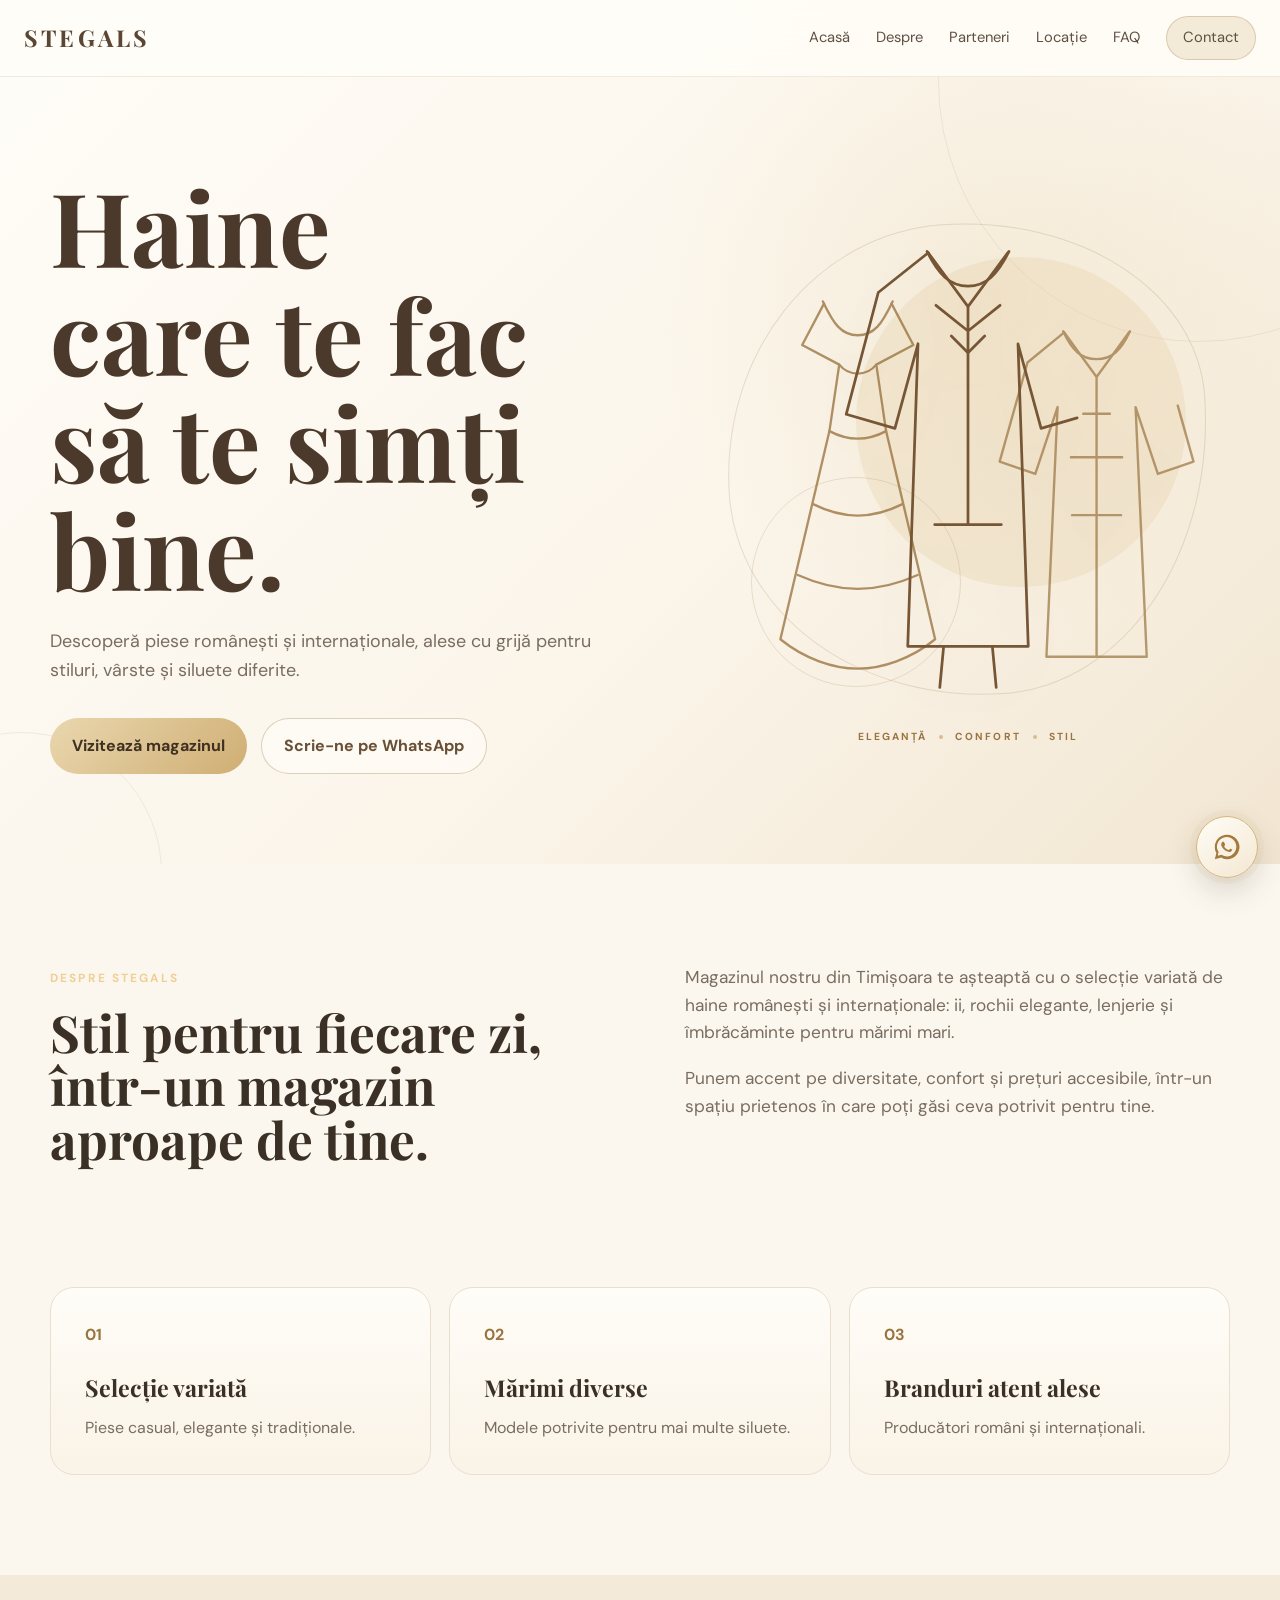
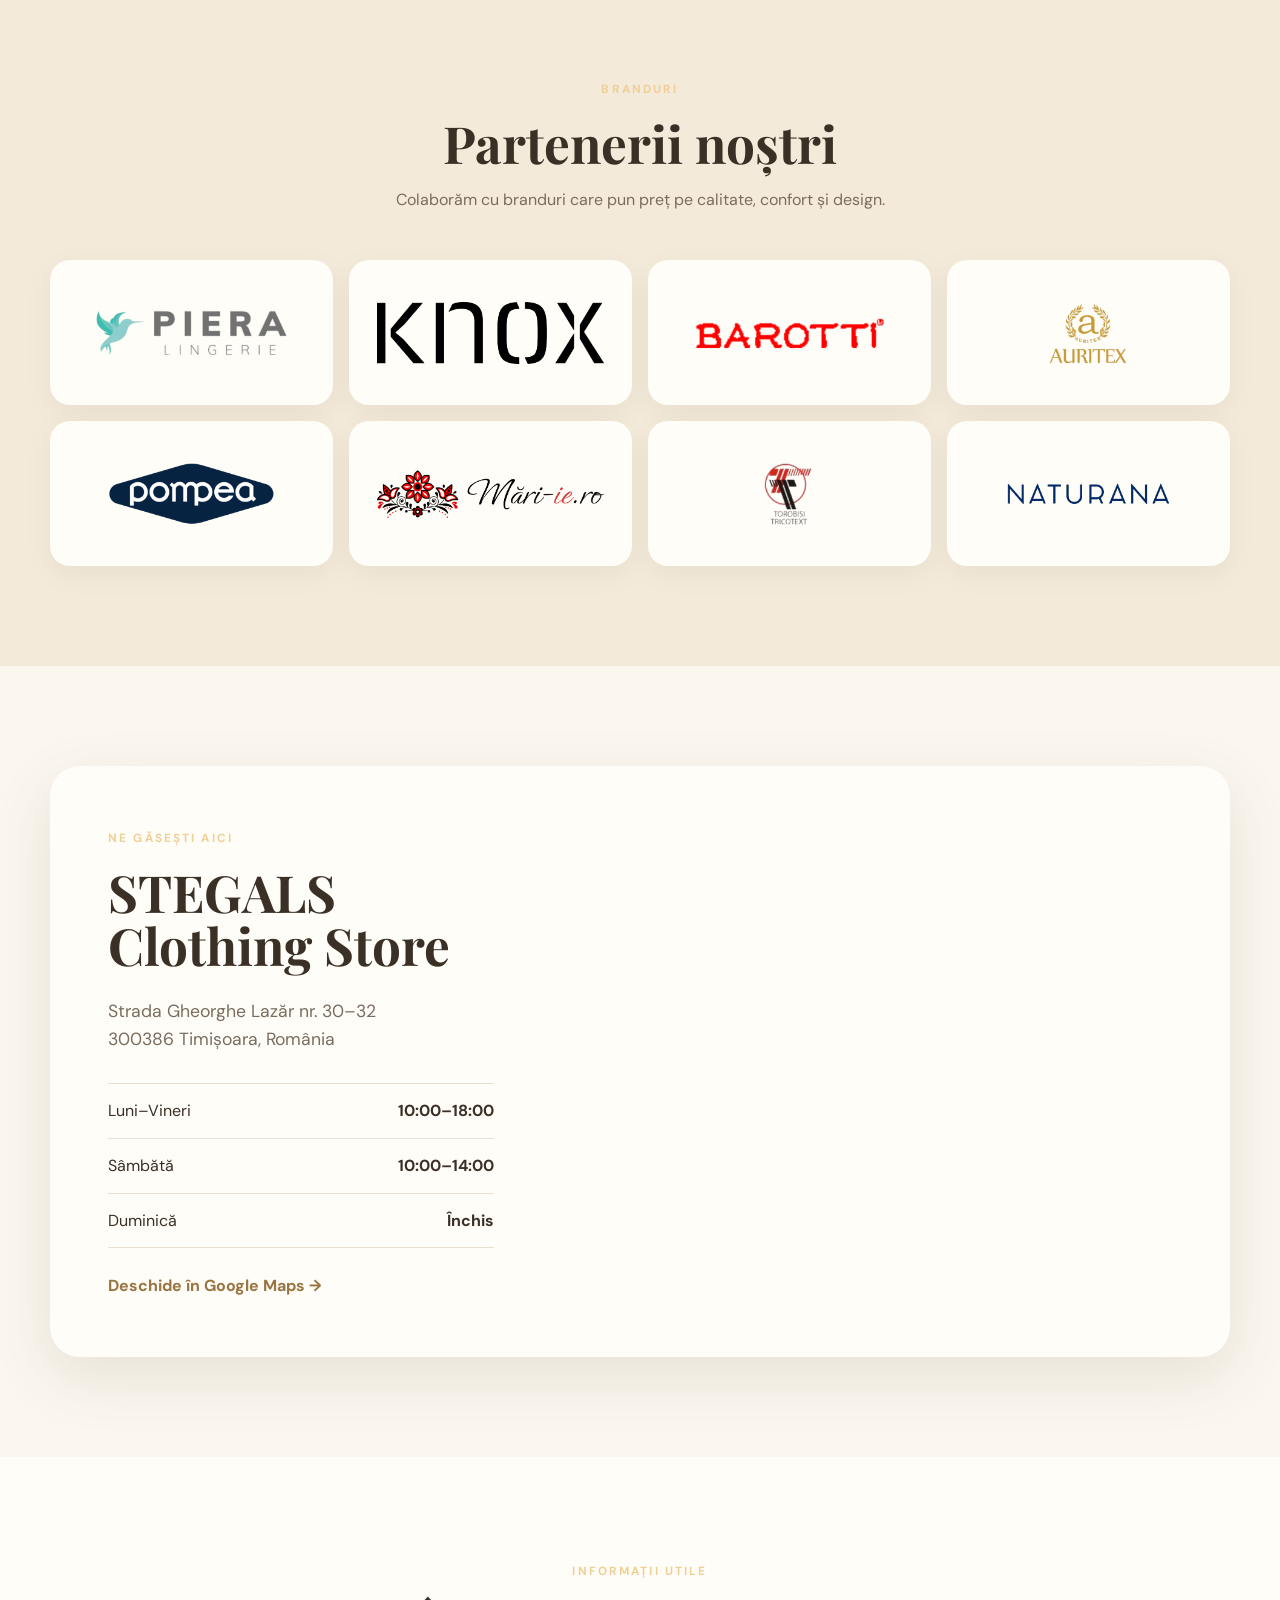
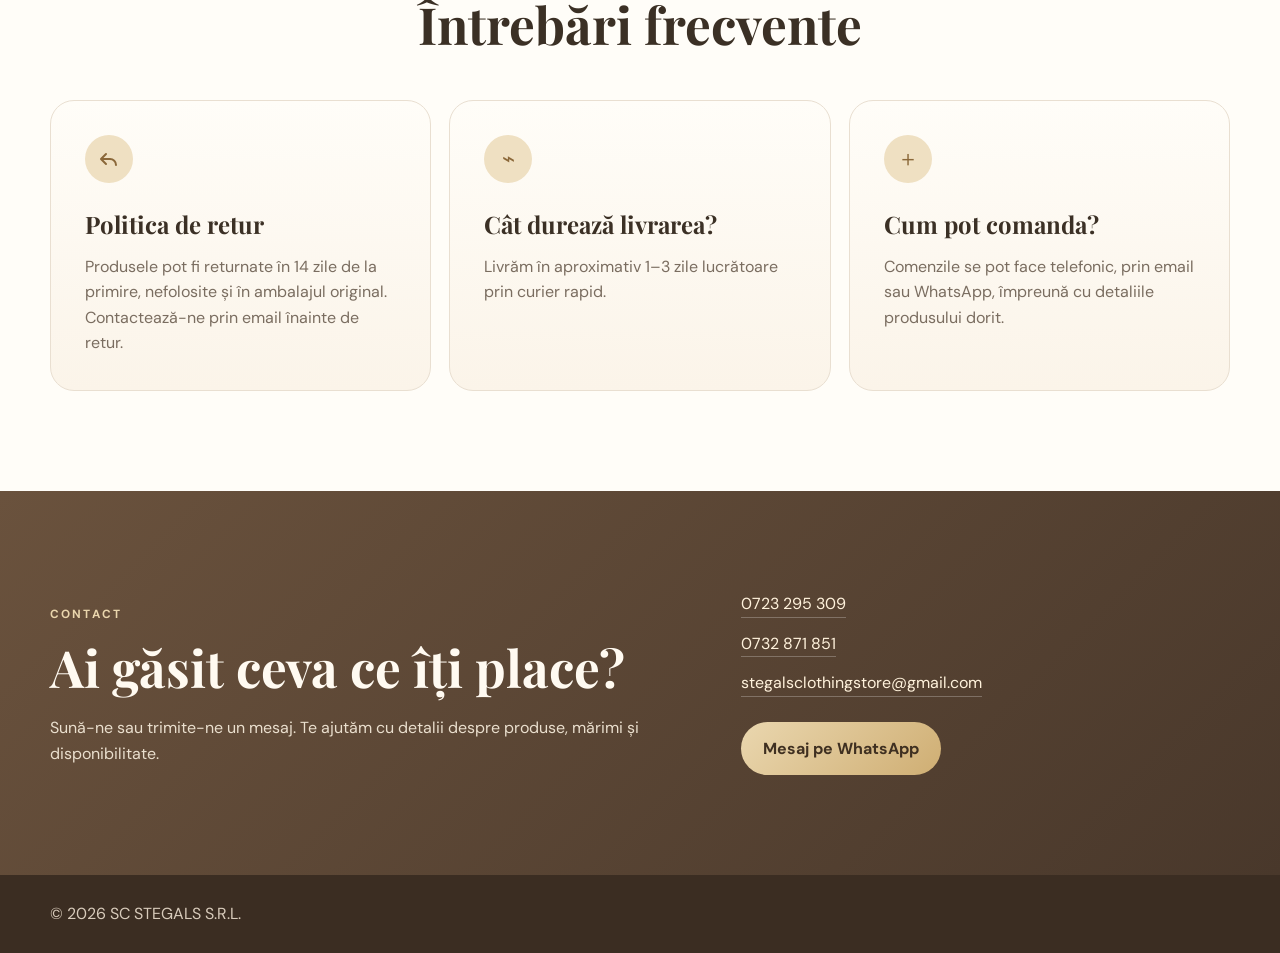
<file: index.html>
<!DOCTYPE html>
<html lang="ro">
<head>
  <meta charset="UTF-8">
  <meta name="viewport" content="width=device-width, initial-scale=1.0">
  <link rel="icon" type="image/png" href="transplogos.png">
  <meta name="description" content="STEGALS Clothing Store din Timișoara – îmbrăcăminte românească și internațională pentru toate stilurile.">
  <title>STEGALS Clothing Store</title>
  <link rel="preconnect" href="https://fonts.googleapis.com">
  <link rel="preconnect" href="https://fonts.gstatic.com" crossorigin>
  <link href="https://fonts.googleapis.com/css2?family=DM+Sans:wght@400;500;600;700&family=Playfair+Display:wght@600;700&display=swap" rel="stylesheet">
  <link rel="stylesheet" href="styles.css">
</head>
<body>
  <header class="navbar" id="top">
    <div class="nav-shell">
      <a href="#acasa" class="brand" aria-label="STEGALS acasă">STEGALS</a>
      <button class="hamburger" aria-label="Deschide meniul" aria-expanded="false">☰</button>
      <nav class="nav-links" aria-label="Navigație principală">
        <a href="#acasa">Acasă</a>
        <a href="#despre">Despre</a>
        <a href="#parteneri">Parteneri</a>
        <a href="#locatie">Locație</a>
        <a href="#faq">FAQ</a>
        <a href="#contact" class="nav-cta">Contact</a>
      </nav>
    </div>
  </header>

  <main>
    <section class="hero" id="acasa">
      <div class="hero-content reveal">
        <h1>Haine care te fac<br>să te simți bine.</h1>
        <p>Descoperă piese românești și internaționale, alese cu grijă pentru stiluri, vârste și siluete diferite.</p>
        <div class="hero-actions">
          <a href="#locatie" class="btn btn-primary">Vizitează magazinul</a>
          <a href="https://wa.me/40732871851" class="btn btn-secondary" target="_blank" rel="noopener">Scrie-ne pe WhatsApp</a>
        </div>
      </div>

      <div class="fashion-art" aria-hidden="true">
        <span class="art-halo halo-one"></span>
        <span class="art-halo halo-two"></span>

        <svg class="silhouette silhouette-dress" viewBox="0 0 240 390" role="presentation">
          <path d="M88 27c10 21 17 31 32 31s22-10 32-31"/>
          <path d="M89 29 69 67l34 18-9 61-45 191c22 18 49 27 71 27s49-9 71-27l-45-191-9-61 34-18-20-38"/>
          <path d="M103 85c9 11 25 11 34 0M94 146c17 9 35 9 52 0"/>
          <path d="M79 213c28 14 54 14 82 0M65 278c38 17 72 17 110 0"/>
        </svg>

        <svg class="silhouette silhouette-suit" viewBox="0 0 250 390" role="presentation">
          <path d="M93 30c9 18 18 27 32 27s23-9 32-27"/>
          <path d="m94 31-39 31-25 95 38 11 18-66-8 236h94l-8-236 18 66 38-11-25-95-39-31"/>
          <path d="m94 31 31 42 31-42M125 73v169M100 72l25 20 25-20"/>
          <path d="M99 243h52M112 96l13 13 13-13M106 338l-3 32M144 338l3 32"/>
        </svg>

        <svg class="silhouette silhouette-coat" viewBox="0 0 220 350" role="presentation">
          <path d="M80 29c8 17 16 25 30 25s22-8 30-25"/>
          <path d="m81 30-33 27-25 89 32 11 20-60-10 224h90l-10-224 20 60 32-11-25-89-33-27"/>
          <path d="M81 30 110 70l29-40M110 70v250M87 142h46M88 194h44"/>
          <path d="M98 103h24"/>
        </svg>

        <div class="fashion-caption">
          <span>Eleganță</span><i></i><span>Confort</span><i></i><span>Stil</span>
        </div>
      </div>
    </section>

    <section class="intro section" id="despre">
      <div class="section-shell split">
        <div>
          <span class="eyebrow dark">Despre STEGALS</span>
          <h2>Stil pentru fiecare zi, într-un magazin aproape de tine.</h2>
        </div>
        <div class="intro-copy">
          <p>Magazinul nostru din Timișoara te așteaptă cu o selecție variată de haine românești și internaționale: ii, rochii elegante, lenjerie și îmbrăcăminte pentru mărimi mari.</p>
          <p>Punem accent pe diversitate, confort și prețuri accesibile, într-un spațiu prietenos în care poți găsi ceva potrivit pentru tine.</p>
        </div>
      </div>
    </section>

    <section class="highlights section compact">
      <div class="section-shell highlight-grid">
        <article class="highlight-card"><span>01</span><h3>Selecție variată</h3><p>Piese casual, elegante și tradiționale.</p></article>
        <article class="highlight-card"><span>02</span><h3>Mărimi diverse</h3><p>Modele potrivite pentru mai multe siluete.</p></article>
        <article class="highlight-card"><span>03</span><h3>Branduri atent alese</h3><p>Producători români și internaționali.</p></article>
      </div>
    </section>

    <section class="partners section" id="parteneri">
      <div class="section-shell">
        <div class="section-heading centered">
          <span class="eyebrow dark">Branduri</span>
          <h2>Partenerii noștri</h2>
          <p>Colaborăm cu branduri care pun preț pe calitate, confort și design.</p>
        </div>
        <div class="logo-grid">
          <div class="logo-card"><img src="piera.png" alt="Piera"></div>
          <div class="logo-card"><img src="knox.png" alt="Knox"></div>
          <div class="logo-card"><img src="barotti.png" alt="Barotti"></div>
          <div class="logo-card"><img src="auritex.png" alt="Auritex"></div>
          <div class="logo-card"><img src="dettys.png" alt="Dettys"></div>
          <div class="logo-card"><img src="marie.png" alt="Marie-ie"></div>
          <div class="logo-card"><img src="torobisi.png" alt="Torobisi"></div>
          <div class="logo-card"><img src="andu.png" alt="Andu"></div>
        </div>
      </div>
    </section>

    <section class="location section" id="locatie">
      <div class="section-shell location-grid">
        <div class="location-card">
          <span class="eyebrow dark">Ne găsești aici</span>
          <h2>STEGALS Clothing Store</h2>
          <p class="address">Strada Gheorghe Lazăr nr. 30–32<br>300386 Timișoara, România</p>
          <div class="schedule">
            <div><span>Luni–Vineri</span><strong>10:00–18:00</strong></div>
            <div><span>Sâmbătă</span><strong>10:00–14:00</strong></div>
            <div><span>Duminică</span><strong>Închis</strong></div>
          </div>
          <a class="text-link" href="https://www.google.com/maps/search/?api=1&query=Stegals%2C%20Strada%20Gheorghe%20Laz%C4%83r%2030-32%2C%20300386%20Timi%C8%99oara" target="_blank" rel="noopener">Deschide în Google Maps →</a>
        </div>
        <iframe title="Locația STEGALS" src="https://www.google.com/maps?q=Stegals%2C%20Strada%20Gheorghe%20Laz%C4%83r%2030-32%2C%20300386%20Timi%C8%99oara&output=embed" loading="lazy" referrerpolicy="no-referrer-when-downgrade"></iframe>
      </div>
    </section>

    <section class="faq section" id="faq">
      <div class="section-shell">
        <div class="section-heading centered"><span class="eyebrow dark">Informații utile</span><h2>Întrebări frecvente</h2></div>
        <div class="faq-grid">
          <article class="faq-card"><div class="faq-icon" aria-hidden="true"><svg viewBox="0 0 24 24" focusable="false"><path d="M9 7 4 12l5 5"/><path d="M5 12h8a6 6 0 0 1 6 6"/></svg></div><h3>Politica de retur</h3><p>Produsele pot fi returnate în 14 zile de la primire, nefolosite și în ambalajul original. Contactează-ne prin email înainte de retur.</p></article>
          <article class="faq-card"><div class="faq-icon">⌁</div><h3>Cât durează livrarea?</h3><p>Livrăm în aproximativ 1–3 zile lucrătoare prin curier rapid.</p></article>
          <article class="faq-card"><div class="faq-icon">＋</div><h3>Cum pot comanda?</h3><p>Comenzile se pot face telefonic, prin email sau WhatsApp, împreună cu detaliile produsului dorit.</p></article>
        </div>
      </div>
    </section>

    <section class="contact section" id="contact">
      <div class="section-shell contact-panel">
        <div><span class="eyebrow">Contact</span><h2>Ai găsit ceva ce îți place?</h2><p>Sună-ne sau trimite-ne un mesaj. Te ajutăm cu detalii despre produse, mărimi și disponibilitate.</p></div>
        <div class="contact-actions">
          <a href="tel:+40723295309">0723 295 309</a>
          <a href="tel:+40732871851">0732 871 851</a>
          <a href="mailto:stegalsclothingstore@gmail.com">stegalsclothingstore@gmail.com</a>
          <a class="btn btn-primary" href="https://wa.me/40732871851" target="_blank" rel="noopener">Mesaj pe WhatsApp</a>
        </div>
      </div>
    </section>
  </main>

  <footer><div class="section-shell footer-inner"><span>© 2026 SC STEGALS S.R.L.</span></div></footer>

  <a class="whatsapp-float" href="https://wa.me/40732871851" target="_blank" rel="noopener" aria-label="Contactează-ne pe WhatsApp">
    <svg viewBox="0 0 32 32" aria-hidden="true" focusable="false">
      <path d="M16 3C8.8 3 3 8.8 3 16c0 2.3.6 4.5 1.7 6.5L3 29l6.7-1.8A13 13 0 1016 3zm0 23c-2 0-3.8-.5-5.5-1.5l-.4-.2-4 .9.9-3.9-.3-.4A10.3 10.3 0 1116 26zm5.8-7.2c-.3-.2-1.7-.8-2-.9-.3-.1-.5-.2-.7.2s-.8.9-1 1.1c-.2.2-.4.2-.7.1-.3-.2-1.3-.5-2.5-1.6-.9-.8-1.6-1.8-1.8-2.1-.2-.3 0-.5.1-.7.1-.1.3-.4.4-.5.1-.2.2-.3.3-.5.1-.2 0-.4 0-.5s-.7-1.8-1-2.4c-.3-.6-.5-.5-.7-.5h-.6c-.2 0-.5.1-.8.4-.3.3-1 1-1 2.4s1 2.7 1.1 2.9c.1.2 2 3.1 4.9 4.3.7.3 1.2.5 1.6.6.7.2 1.4.2 1.9.1.6-.1 1.7-.7 1.9-1.4.2-.7.2-1.3.2-1.4-.1-.2-.3-.3-.6-.5z"/>
    </svg>
  </a>

  <script>
    const menuButton = document.querySelector('.hamburger');
    const nav = document.querySelector('.nav-links');

    menuButton.addEventListener('click', () => {
      const open = nav.classList.toggle('active');
      menuButton.setAttribute('aria-expanded', open);
      menuButton.textContent = open ? '✕' : '☰';
    });

    document.querySelectorAll('.nav-links a').forEach(link => link.addEventListener('click', () => {
      nav.classList.remove('active');
      menuButton.setAttribute('aria-expanded', 'false');
      menuButton.textContent = '☰';
    }));

    const storedTheme = localStorage.getItem('stegals-theme');
    if (storedTheme === 'dark') document.body.classList.add('dark');
    themeButton.addEventListener('click', () => {
      document.body.classList.toggle('dark');
      localStorage.setItem('stegals-theme', document.body.classList.contains('dark') ? 'dark' : 'light');
    });
  </script>
</body>
</html>
</file>
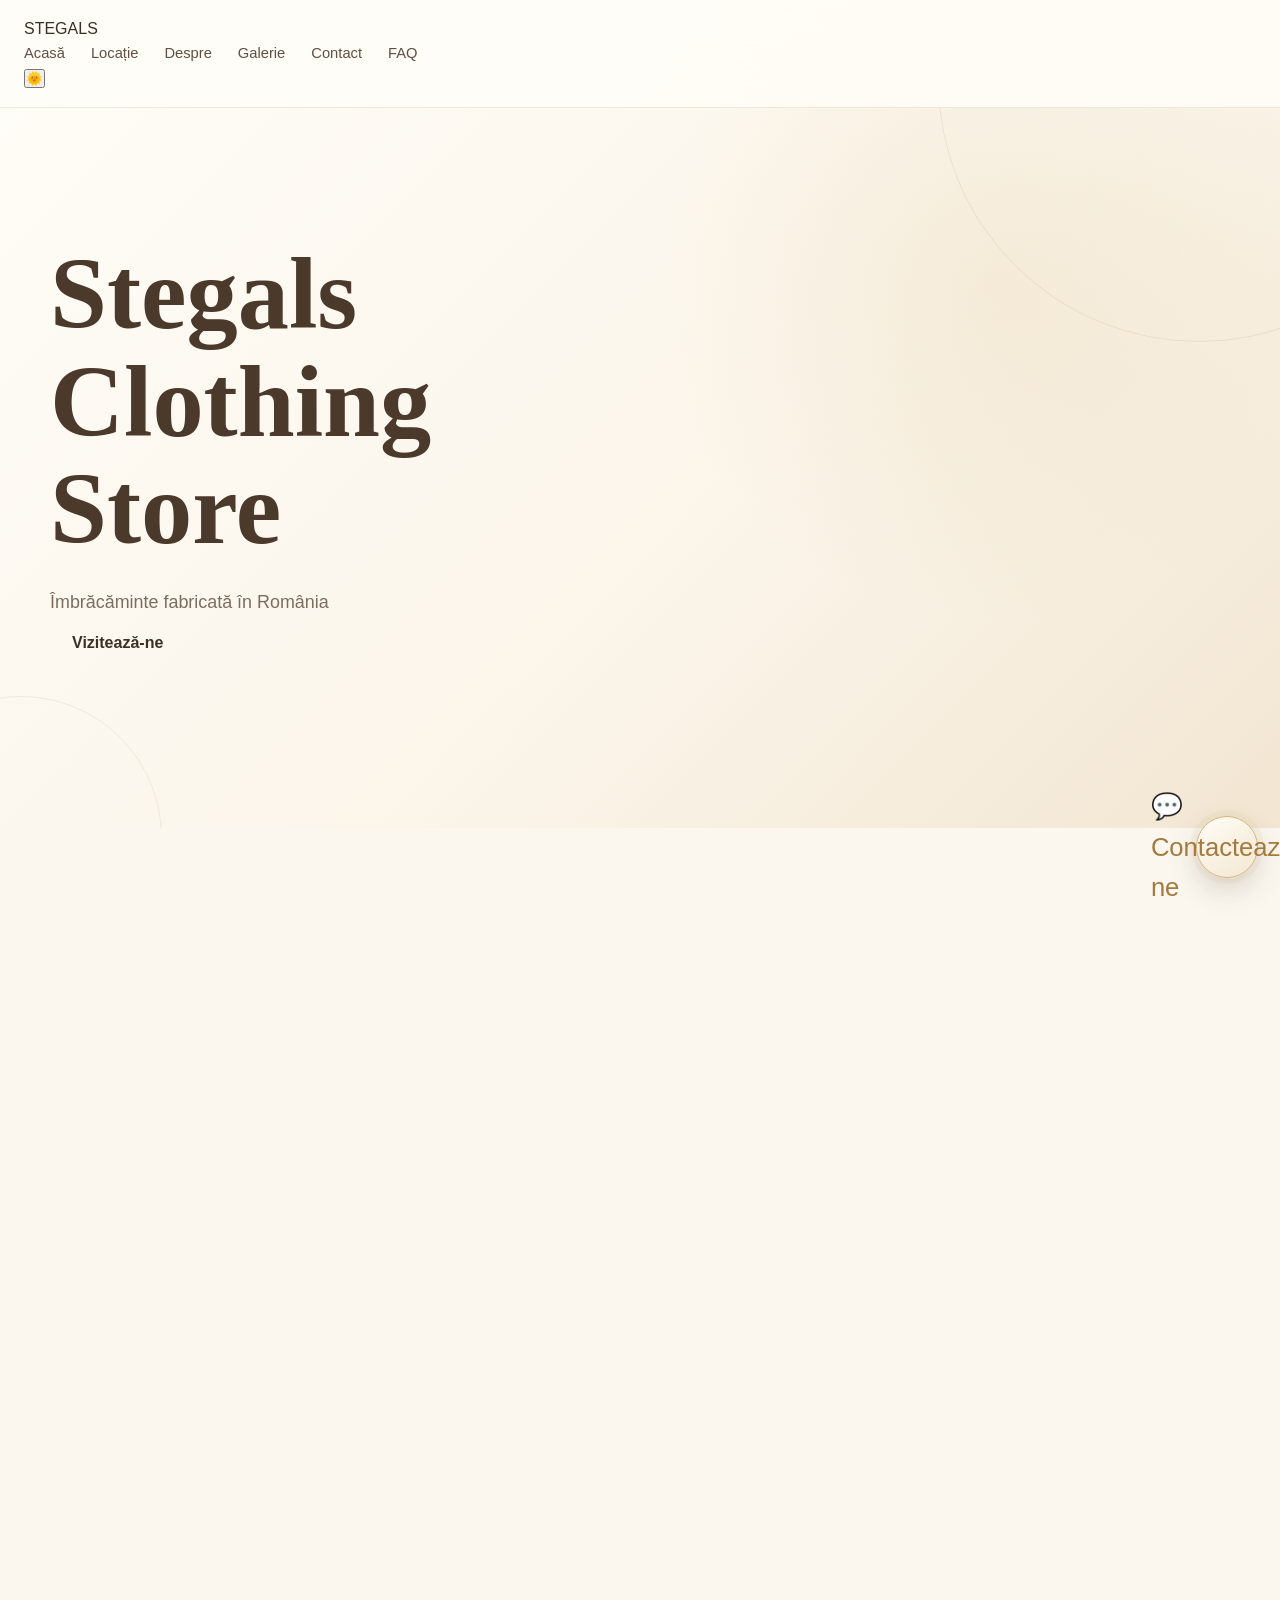
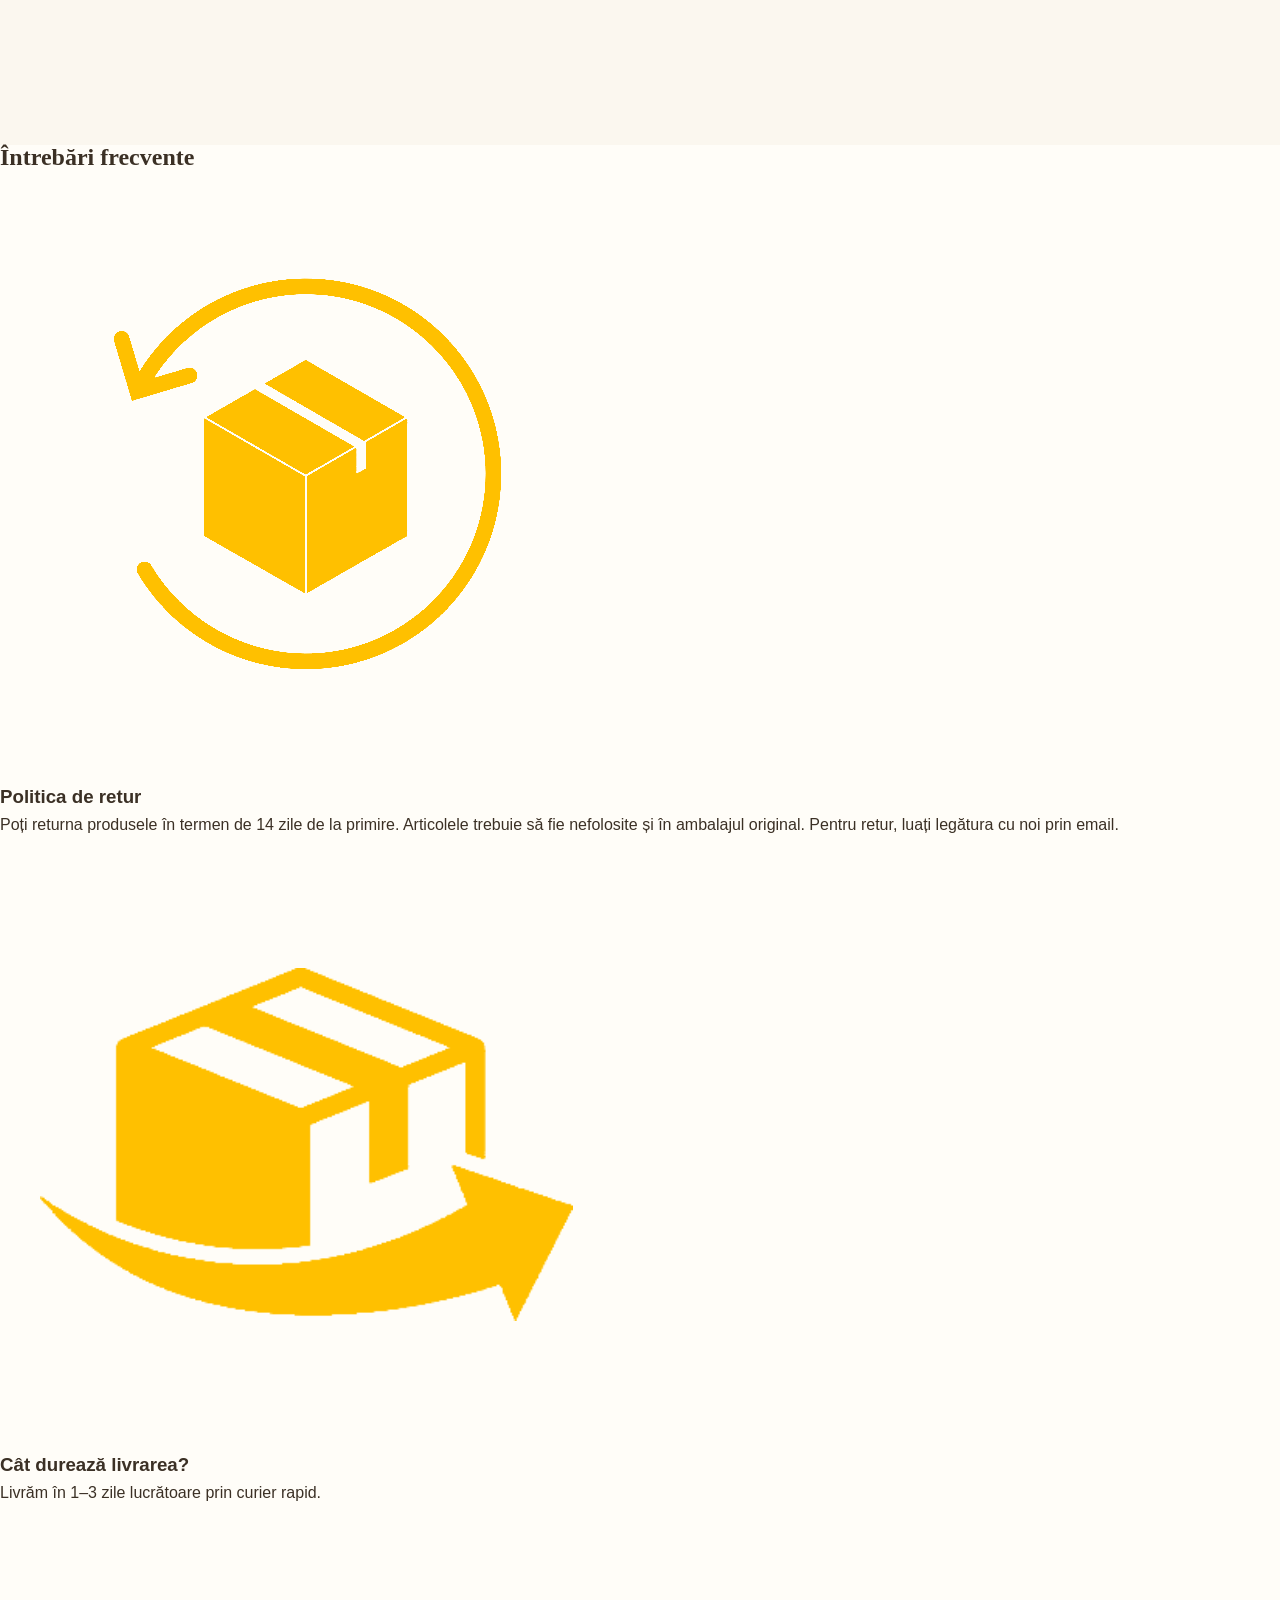
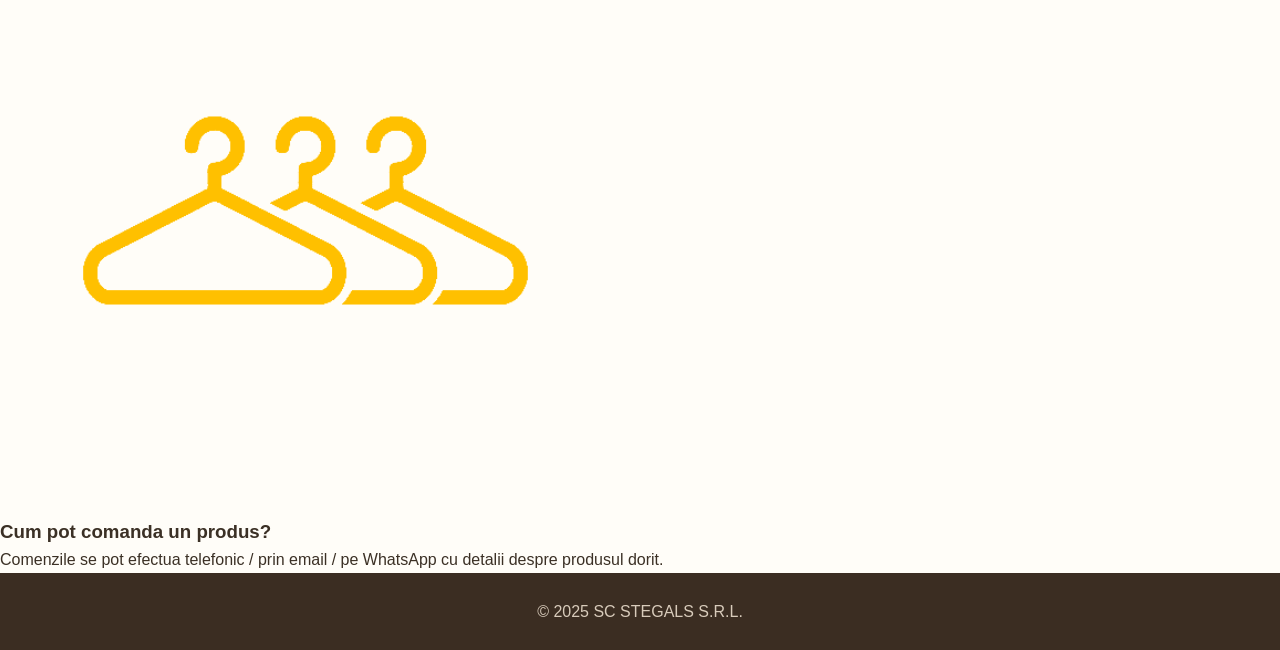
<file: home.html>
<!DOCTYPE html>
<html lang="ro">

<head>
  <meta charset="UTF-8" />
  <meta name="viewport" content="width=device-width, initial-scale=1.0" />
  <title>STEGALS</title>
  <link rel="stylesheet" href="styles.css" />
  <link rel="icon" type="image/png" href="transplogos.png" />
  <link href="https://cdn.jsdelivr.net/npm/aos@2.3.4/dist/aos.css" rel="stylesheet">
  <link rel="stylesheet" href="https://cdn.jsdelivr.net/npm/swiper@11/swiper-bundle.min.css" />
</head>

<body>
  <header class="navbar" data-aos="fade-down">
    <div class="logo">STEGALS</div>
    <nav class="nav-links">
      <a href="#home">Acasă</a>
      <a href="#location">Locație</a>
      <a href="#about">Despre</a>
      <a href="#galerie">Galerie</a>
      <a href="#contact">Contact</a>
      <a href="#faq">FAQ</a>
    </nav>
    <button id="darkToggle" class="dark-toggle" aria-label="Comută mod întunecat">🌞</button>
  </header>

  <main>
    <section id="home" class="hero" data-aos="fade-up">
      <div class="hero-content">
        <h1>Stegals Clothing Store</h1>
        <p>Îmbrăcăminte fabricată în România</p>
        <a href="#location" class="btn">Vizitează-ne</a>
      </div>
    </section>

    <section id="location" class="map-section" data-aos="zoom-in">
      <h2>Locația noastră</h2>
      <div class="map-container">
        <iframe src="https://www.google.com/maps/embed?pb=!1m18!1m12!1m3!1d2783.144431801724!2d21.2150742!3d45.7605737!2m3!1f0!2f0!3f0!3m2!1i1024!2i768!4f13.1!3m3!1m2!1s0x4745672cb29b4b4d%3A0xcd56ae5315463798!2sStegals!5e0!3m2!1sen!2sro!4v1620000000000!5m2!1sen!2sro" width="100%" height="400" style="border:0;" allowfullscreen loading="lazy"></iframe>
        <div class="location-info">
          <h3>STEGALS Clothing Store</h3>
          <p>Strada Gheorghe Lazăr nr. 30-32</p>
          <p>Timișoara, Romania</p>
          <p><strong>Program:</strong></p>
          <p>Luni–Vineri: 10:00–18:00</p>
          <p>Sâmbătă: 10:00–14:00</p>
          <p>Duminică: Închis</p>
        </div>
      </div>
    </section>

    <section id="about" class="about" data-aos="fade-up">
      <h2>Despre noi</h2>
      <p>
        Magazinul nostru din Timișoara te așteaptă cu o selecție variată de haine românești și internaționale: ii, rochii elegante, lenjerie, plus îmbrăcăminte pentru mărimi mari. Stil, diversitate și prețuri accesibile – toate într-un spațiu prietenos și local.
      </p>
    </section>

    <section id="brands" class="brand-carousel" data-aos="fade-up">
      <div class="carousel-card">
        <h2>PARTENERII NOȘTRI</h2>
        <div class="swiper mySwiper">
          <div class="swiper-wrapper">
            <div class="swiper-slide"><img src="piera.png" alt="Piera" /></div>
            <div class="swiper-slide"><img src="knox.png" alt="Knox" /></div>
            <div class="swiper-slide"><img src="barotti.png" alt="Barotti" /></div>
            <div class="swiper-slide"><img src="auritex.png" alt="Auritex" /></div>
            <div class="swiper-slide"><img src="dettys.png" alt="Dettys" /></div>
            <div class="swiper-slide"><img src="marie.png" alt="marie-ie" /></div>
            <div class="swiper-slide"><img src="torobisi.png" alt="Torobisi" /></div>
            <div class="swiper-slide"><img src="andu.png" alt="andu" /></div>
          </div>
        </div>
      </div>
    </section>

    <section id="contact" class="contact" data-aos="fade-up">
      <h2>Contact</h2>
      <div class="contact-details">
        <p><strong>Email:</strong> <a href="mailto:stegalsclothingstore@gmail.com">stegalsclothingstore@gmail.com</a></p>
        <p><strong>Telefon:</strong> <a href="tel:0723295309">0723 295 309</a>, <a href="tel:0732871851">0732 871 851</a></p>
      </div>

      <div id="form-notification" class="notification hidden">
        <span id="notification-message"></span>
      </div>

      <form id="myForm" action="https://formspree.io/f/mldnzagr" method="POST">
        <input type="text" name="name" placeholder="Nume" required />
        <input type="email" name="email" placeholder="Email" required />
        <textarea name="message" placeholder="Mesaj" required></textarea>
        <button type="submit">Trimite</button>
      </form>
    </section>

    <section id="faq" class="faq">
      <h2 class="faq-h2">Întrebări frecvente</h2>
      <div class="faq-list">
        <div class="faq-item">
          <img src="return.png" alt="Return" class="faq-image">
          <div class="faq-text">
            <h3>Politica de retur</h3>
            <p>Poți returna produsele în termen de 14 zile de la primire. Articolele trebuie să fie nefolosite și în ambalajul original. Pentru retur, luați legătura cu noi prin email.</p>
          </div>
        </div>
        <div class="faq-item">
          <img src="shipping.png" alt="Delivery" class="faq-image">
          <div class="faq-text">
            <h3>Cât durează livrarea?</h3>
            <p>Livrăm în 1–3 zile lucrătoare prin curier rapid.</p>
          </div>
        </div>
        <div class="faq-item">
          <img src="produs.png" alt="Order" class="faq-image">
          <div class="faq-text">
            <h3>Cum pot comanda un produs?</h3>
            <p>Comenzile se pot efectua telefonic / prin email / pe WhatsApp cu detalii despre produsul dorit.</p>
          </div>
        </div>
      </div>
    </section>
  </main>

  <footer style="text-align: center;">
    <p>&copy; 2025 SC STEGALS S.R.L.</p>
  </footer>

  <script src="https://cdn.jsdelivr.net/npm/aos@2.3.4/dist/aos.js"></script>
  <script>AOS.init();</script>
  <script>
    const toggle = document.getElementById("darkToggle");
    const body = document.body;

    if (localStorage.getItem("darkMode") === "true") {
      body.classList.add("dark");
      toggle.textContent = "🌙";
    }

    toggle.addEventListener("click", () => {
      body.classList.toggle("dark");
      const isDark = body.classList.contains("dark");
      toggle.textContent = isDark ? "🌙" : "🌞";
      localStorage.setItem("darkMode", isDark);
    });

    document.getElementById('myForm').addEventListener('submit', function(e) {
      e.preventDefault();
      const notification = document.getElementById('form-notification');
      const message = document.getElementById('notification-message');

      fetch(this.action, {
        method: 'POST',
        body: new FormData(this),
        headers: { 'Accept': 'application/json' }
      })
      .then(response => {
        if (response.ok) {
          notification.className = 'notification success show';
          message.textContent = 'Mesaj trimis cu succes! ✓';
          this.reset();
        } else {
          notification.className = 'notification error show';
          message.textContent = 'Eroare la trimitere. Încercați din nou.';
        }
        setTimeout(() => notification.classList.remove('show'), 5000);
      })
      .catch(() => {
        notification.className = 'notification error show';
        message.textContent = 'Eroare de conexiune. Încercați mai târziu.';
        setTimeout(() => notification.classList.remove('show'), 5000);
      });
    });
  </script>

  <a href="https://wa.me/40732871851" class="whatsapp-float" target="_blank" aria-label="Contactează-ne pe WhatsApp">
    💬 Contactează-ne
  </a>

  <script src="https://cdn.jsdelivr.net/npm/swiper@11/swiper-bundle.min.js"></script>
  <script>
    const swiper = new Swiper(".mySwiper", {
      slidesPerView: 3,
      spaceBetween: 30,
      loop: true,
      autoplay: {
        delay: 2000,
        disableOnInteraction: false,
      },
      grabCursor: true,
      simulateTouch: true,
      breakpoints: {
        640: { slidesPerView: 2 },
        768: { slidesPerView: 3 },
        1024: { slidesPerView: 5 },
      },
    });
  </script>
</body>

</html>
</file>
<file: styles.css>
:root{--bg:#fbf7ef;--surface:#fffdf8;--text:#3b3025;--muted:#7a6d60;--line:#e9dfd1;--accent:#d8bd88;--accent-dark:#9a7440;--ink:#4b3a2b;--shadow:0 20px 60px rgba(89,67,42,.12)}
*{box-sizing:border-box;margin:0;padding:0}html{scroll-behavior:smooth;scroll-padding-top:84px}body{font-family:'DM Sans',sans-serif;background:var(--bg);color:var(--text);line-height:1.6;transition:.3s}a{text-decoration:none;color:inherit}img{max-width:100%;display:block}.section{padding:100px 24px}.compact{padding-top:20px}.section-shell{width:min(1180px,100%);margin:auto}.navbar{position:fixed;inset:0 0 auto;z-index:1000;padding:16px 24px;background:rgba(255,253,248,.88);backdrop-filter:blur(18px);border-bottom:1px solid rgba(154,116,64,.14)}.nav-shell{width:min(1240px,100%);margin:auto;display:flex;align-items:center;gap:28px}.brand{font-family:'Playfair Display',serif;color:#5a4633;font-weight:700;font-size:1.45rem;letter-spacing:.14em}.nav-links{display:flex;align-items:center;gap:26px;margin-left:auto}.nav-links a{font-size:.92rem;color:#5f5043}.nav-links a:hover{color:var(--accent-dark)}.nav-cta{border:1px solid rgba(154,116,64,.28);padding:9px 16px;border-radius:99px;background:#f4ead8}.theme-toggle,.hamburger{border:0;background:transparent;color:#5a4633;font-size:1.25rem;cursor:pointer}.hamburger{display:none}.hero{min-height:92vh;display:flex;align-items:center;position:relative;padding:150px 24px 90px;background:url('lion.png') center/cover no-repeat;color:#fff}.hero-overlay{position:absolute;inset:0;background:linear-gradient(90deg,rgba(62,45,31,.82) 0%,rgba(83,61,42,.50) 45%,rgba(236,219,184,.10) 74%)}.hero-content{position:relative;width:min(1180px,100%);margin:auto}.eyebrow{text-transform:uppercase;letter-spacing:.18em;font-size:.74rem;font-weight:700;color:#ead6ad}.eyebrow.dark{color:var(--accent-dark)}h1,h2{font-family:'Playfair Display',serif;line-height:1.05}h1{font-size:clamp(3.4rem,8vw,6.8rem);max-width:850px;margin:22px 0 25px}.hero p{font-size:1.12rem;max-width:590px;color:#e6e2dc}.hero-actions{display:flex;gap:14px;flex-wrap:wrap;margin-top:34px}.btn{display:inline-flex;align-items:center;justify-content:center;padding:14px 22px;border-radius:99px;font-weight:700;transition:.2s}.btn:hover{transform:translateY(-2px)}.btn-primary{background:linear-gradient(135deg,#ead7af,#cfae73);color:#3f3021}.btn-secondary{border:1px solid rgba(255,250,241,.62);color:#fffaf1;background:rgba(255,255,255,.06)}.hero-note{position:absolute;right:28px;bottom:28px;font-size:.85rem;color:#ddd}.split{display:grid;grid-template-columns:1fr 1fr;gap:90px;align-items:start}.split h2,.section-heading h2,.location-card h2,.contact-panel h2{font-size:clamp(2.2rem,4vw,4rem);margin-top:16px}.intro-copy{font-size:1.08rem;color:var(--muted)}.intro-copy p+p{margin-top:18px}.highlight-grid{display:grid;grid-template-columns:repeat(3,1fr);gap:18px}.highlight-card{background:linear-gradient(180deg,#fffdf8,#faf3e7);padding:34px;border:1px solid var(--line);border-radius:24px}.highlight-card span{font-weight:700;color:var(--accent-dark)}.highlight-card h3{font-family:'Playfair Display',serif;font-size:1.45rem;margin:22px 0 8px}.highlight-card p{color:var(--muted)}.partners{background:#f4ead9}.section-heading{max-width:660px;margin-bottom:48px}.centered{text-align:center;margin-left:auto;margin-right:auto}.section-heading p{color:var(--muted);margin-top:16px}.logo-grid{display:grid;grid-template-columns:repeat(4,1fr);gap:16px}.logo-card{height:145px;border-radius:20px;background:#fffdf8;display:flex;align-items:center;justify-content:center;padding:28px;box-shadow:0 8px 30px rgba(20,15,9,.05)}.logo-card img{max-height:76px;object-fit:contain}.location-grid{display:grid;grid-template-columns:.85fr 1.15fr;min-height:560px;border-radius:30px;overflow:hidden;background:var(--surface);box-shadow:var(--shadow)}.location-card{padding:58px}.address{font-size:1.1rem;color:var(--muted);margin:24px 0 30px}.schedule{border-top:1px solid var(--line);border-bottom:1px solid var(--line);margin-bottom:25px}.schedule div{display:flex;justify-content:space-between;padding:14px 0;border-bottom:1px solid var(--line)}.schedule div:last-child{border-bottom:0}.text-link{font-weight:700;color:var(--accent-dark)}iframe{width:100%;height:100%;border:0;min-height:420px}.faq{background:var(--surface)}.faq-grid{display:grid;grid-template-columns:repeat(3,1fr);gap:18px}.faq-card{padding:34px;border:1px solid var(--line);border-radius:24px;background:linear-gradient(180deg,#fffdf8,#fbf4e9)}.faq-icon{width:48px;height:48px;border-radius:50%;display:grid;place-items:center;background:#efe0c2;color:#8b6839;font-size:1.4rem}.faq-icon svg{width:24px;height:24px;display:block;fill:none;stroke:currentColor;stroke-width:2;stroke-linecap:round;stroke-linejoin:round}.faq-card h3{font-family:'Playfair Display',serif;font-size:1.5rem;margin:22px 0 10px}.faq-card p{color:var(--muted)}.contact{background:linear-gradient(135deg,#6a523d,#49382b);color:#fffaf1}.contact-panel{display:grid;grid-template-columns:1fr .8fr;gap:80px;align-items:center}.contact-panel p{max-width:600px;color:#eadfce;margin-top:20px}.contact-actions{display:flex;flex-direction:column;align-items:flex-start;gap:13px}.contact-actions>a:not(.btn){color:#fff2dc;border-bottom:1px solid rgba(255,255,255,.25)}.contact-actions .btn{margin-top:12px}footer{background:#3b2d22;color:#d8cbbb;padding:26px 24px}.footer-inner{display:flex;justify-content:space-between}.whatsapp-float{position:fixed;right:22px;bottom:22px;width:58px;height:58px;border-radius:50%;display:grid;place-items:center;background:#25d366;color:#fff;font-size:1.6rem;box-shadow:0 10px 30px rgba(0,0,0,.25);z-index:999}.dark{--bg:#2c241d;--surface:#382e25;--text:#fff8eb;--muted:#d3c5b3;--line:#544536;--accent:#d9bf8e;--accent-dark:#efcf96;--ink:#251d17}.dark .partners{background:#33291f}.dark .logo-card{background:#fffaf1}.dark .faq{background:#2c241d}
@media(max-width:900px){.hamburger{display:block;margin-left:auto}.nav-links{display:none;position:absolute;top:72px;left:16px;right:16px;flex-direction:column;align-items:stretch;background:#fffaf2;border:1px solid var(--line);border-radius:18px;padding:18px;box-shadow:var(--shadow)}.nav-links.active{display:flex}.nav-links a{padding:8px}.theme-toggle{margin-left:8px}.split,.location-grid,.contact-panel{grid-template-columns:1fr}.highlight-grid,.faq-grid{grid-template-columns:1fr}.logo-grid{grid-template-columns:repeat(2,1fr)}.hero-note{display:none}.section{padding:76px 20px}.location-card{padding:36px}.contact-panel{gap:38px}}
@media(max-width:560px){.navbar{padding:14px 16px}.hero{min-height:88vh;padding:130px 20px 70px}h1{font-size:3.2rem}.hero-actions{flex-direction:column;align-items:stretch}.hero-actions .btn{width:100%}.logo-grid{grid-template-columns:1fr 1fr}.logo-card{height:110px;padding:20px}.footer-inner{flex-direction:column;gap:8px}.whatsapp-float{width:52px;height:52px}}

/* Elegant animated fashion line-art hero */
.hero{
  min-height:92vh;
  display:grid;
  grid-template-columns:minmax(0,1fr) minmax(430px,.88fr);
  align-items:center;
  gap:60px;
  position:relative;
  overflow:hidden;
  padding:150px max(24px,calc((100vw - 1180px)/2)) 90px;
  background:
    radial-gradient(circle at 78% 34%,rgba(216,189,136,.18),transparent 30%),
    linear-gradient(135deg,#fffdf8 0%,#fbf5ea 58%,#f2e6d2 100%);
  color:var(--text)
}
.hero::before{
  content:"";
  position:absolute;
  width:520px;
  height:520px;
  right:-180px;
  top:-180px;
  border:1px solid rgba(154,116,64,.12);
  border-radius:50%;
}
.hero::after{
  content:"";
  position:absolute;
  width:280px;
  height:280px;
  left:-120px;
  bottom:-150px;
  border:1px solid rgba(154,116,64,.12);
  border-radius:50%;
}
.hero-content{position:relative;width:auto;margin:0;z-index:2}
.hero .eyebrow{color:var(--accent-dark)}
.hero h1{color:#4b3a2b;text-wrap:balance}
.hero p{color:var(--muted)}
.hero .btn-secondary{border-color:rgba(154,116,64,.32);color:#684f36;background:rgba(255,253,248,.62)}
.hero-note{color:#8b775f;z-index:3}
.fashion-art{
  position:relative;
  min-height:570px;
  display:flex;
  align-items:flex-end;
  justify-content:center;
  isolation:isolate;
}
.fashion-art::before{
  content:"";
  position:absolute;
  inset:8% 4% 9%;
  border:1px solid rgba(154,116,64,.20);
  border-radius:48% 52% 46% 54%/54% 40% 60% 46%;
  transform:rotate(-4deg);
  animation:frameDrift 9s ease-in-out infinite alternate;
}
.art-halo{position:absolute;border-radius:50%;filter:blur(.2px);z-index:-1}
.halo-one{width:330px;height:330px;background:rgba(231,211,172,.34);top:80px;right:44px;animation:haloPulse 7s ease-in-out infinite}
.halo-two{width:210px;height:210px;border:1px solid rgba(154,116,64,.18);bottom:60px;left:45px;animation:haloPulse 8s 1s ease-in-out infinite reverse}
.silhouette{
  position:absolute;
  fill:none;
  stroke:#9a7440;
  stroke-width:2.15;
  stroke-linecap:round;
  stroke-linejoin:round;
  filter:drop-shadow(0 18px 24px rgba(108,78,43,.08));
}
.silhouette path{
  stroke-dasharray:920;
  stroke-dashoffset:920;
  animation:drawFashion 2.2s cubic-bezier(.65,0,.35,1) forwards;
}
.silhouette-dress{height:425px;left:4%;bottom:50px;opacity:.78;animation:floatDress 6.8s ease-in-out infinite}
.silhouette-suit{height:500px;left:50%;bottom:34px;transform:translateX(-50%);stroke:#765635;z-index:2;animation:floatSuit 7.4s .5s ease-in-out infinite}
.silhouette-coat{height:390px;right:2%;bottom:58px;opacity:.70;animation:floatCoat 6.4s 1.1s ease-in-out infinite}
.silhouette-dress path:nth-child(2),.silhouette-suit path:nth-child(2),.silhouette-coat path:nth-child(2){animation-delay:.22s}
.silhouette-dress path:nth-child(3),.silhouette-suit path:nth-child(3),.silhouette-coat path:nth-child(3){animation-delay:.42s}
.silhouette-dress path:nth-child(4),.silhouette-suit path:nth-child(4),.silhouette-coat path:nth-child(4){animation-delay:.62s}
.fashion-caption{
  position:absolute;
  left:50%;
  bottom:2px;
  transform:translateX(-50%);
  display:flex;
  align-items:center;
  gap:12px;
  color:#9a7440;
  text-transform:uppercase;
  letter-spacing:.2em;
  font-size:.64rem;
  font-weight:700;
  white-space:nowrap;
}
.fashion-caption i{width:4px;height:4px;border-radius:50%;background:#d8bd88}
@keyframes drawFashion{to{stroke-dashoffset:0}}
@keyframes floatDress{0%,100%{transform:translateY(0) rotate(-1deg)}50%{transform:translateY(-15px) rotate(1deg)}}
@keyframes floatSuit{0%,100%{transform:translateX(-50%) translateY(0)}50%{transform:translateX(-50%) translateY(-18px)}}
@keyframes floatCoat{0%,100%{transform:translateY(0) rotate(1deg)}50%{transform:translateY(-13px) rotate(-1deg)}}
@keyframes frameDrift{from{transform:rotate(-4deg) scale(1)}to{transform:rotate(2deg) scale(1.025)}}
@keyframes haloPulse{0%,100%{transform:scale(.96);opacity:.62}50%{transform:scale(1.06);opacity:1}}
.dark .hero{background:radial-gradient(circle at 78% 34%,rgba(216,189,136,.13),transparent 30%),linear-gradient(135deg,#2f261f 0%,#33291f 58%,#3b2e23 100%)}
.dark .hero h1{color:#fff8eb}.dark .hero .btn-secondary{color:#f4dfbd;border-color:rgba(239,207,150,.35);background:rgba(255,255,255,.04)}.dark .hero-note{color:#c9b89e}.dark .silhouette{stroke:#d9bf8e}.dark .silhouette-suit{stroke:#efcf96}.dark .fashion-art::before{border-color:rgba(239,207,150,.19)}
@media(max-width:1000px){.hero{grid-template-columns:1fr;min-height:auto;padding-top:130px}.fashion-art{min-height:500px;margin-top:-12px}.hero-content{max-width:760px}.hero-note{display:none}}
@media(max-width:560px){.hero{padding:120px 20px 58px;gap:24px}.fashion-art{min-height:390px}.silhouette-dress{height:300px;left:-6%;bottom:42px}.silhouette-suit{height:380px}.silhouette-coat{height:285px;right:-8%;bottom:48px}.fashion-art::before{inset:4% 0 12%}.fashion-caption{font-size:.55rem;gap:8px}.halo-one{width:240px;height:240px;right:5px}.halo-two{width:150px;height:150px;left:0}}
@media(prefers-reduced-motion:reduce){.silhouette,.silhouette path,.fashion-art::before,.art-halo{animation:none}.silhouette path{stroke-dashoffset:0}}
.hero-overlay{display:none}


/* Cream champagne WhatsApp floating button */
.whatsapp-float{
  width:62px;
  height:62px;
  display:flex;
  align-items:center;
  justify-content:center;
  background:linear-gradient(145deg,#fffdf7,#f3e7d1);
  border:1.5px solid #d4b47b;
  color:#a47a3d;
  box-shadow:0 12px 30px rgba(74,53,31,.18),0 0 0 6px rgba(216,189,136,.10);
  transition:transform .25s ease,box-shadow .25s ease,background .25s ease;
}
.whatsapp-float svg{
  width:30px;
  height:30px;
  display:block;
  fill:currentColor;
}
.whatsapp-float:hover{
  transform:translateY(-4px) scale(1.05);
  background:linear-gradient(145deg,#fffaf0,#ead6b4);
  box-shadow:0 18px 38px rgba(74,53,31,.24),0 0 0 7px rgba(216,189,136,.16);
}
.whatsapp-float:focus-visible{
  outline:3px solid rgba(164,122,61,.35);
  outline-offset:4px;
}
.dark .whatsapp-float{
  background:linear-gradient(145deg,#fff8eb,#ead6b4);
  border-color:#e2c58f;
  color:#8a6230;
}
@media(max-width:560px){
  .whatsapp-float{width:54px;height:54px;right:16px;bottom:16px}
  .whatsapp-float svg{width:27px;height:27px}
}
</file>
